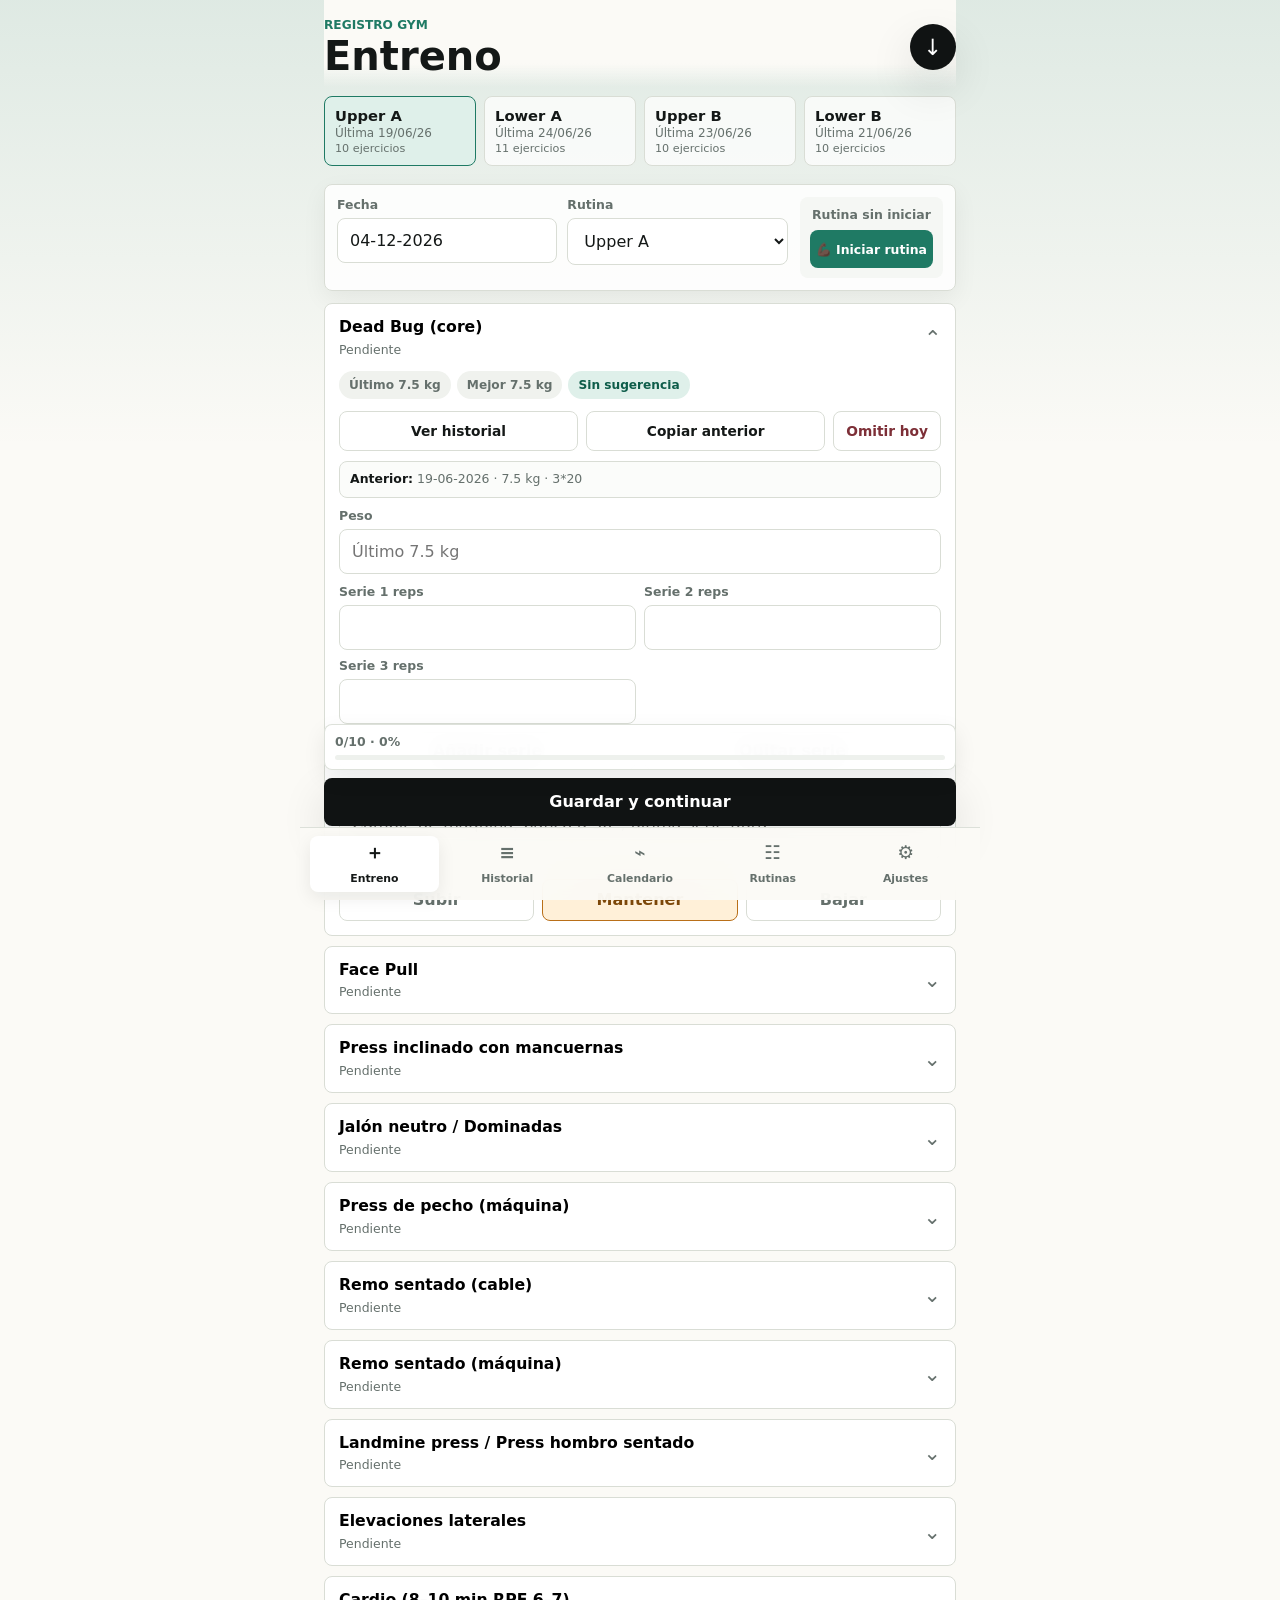
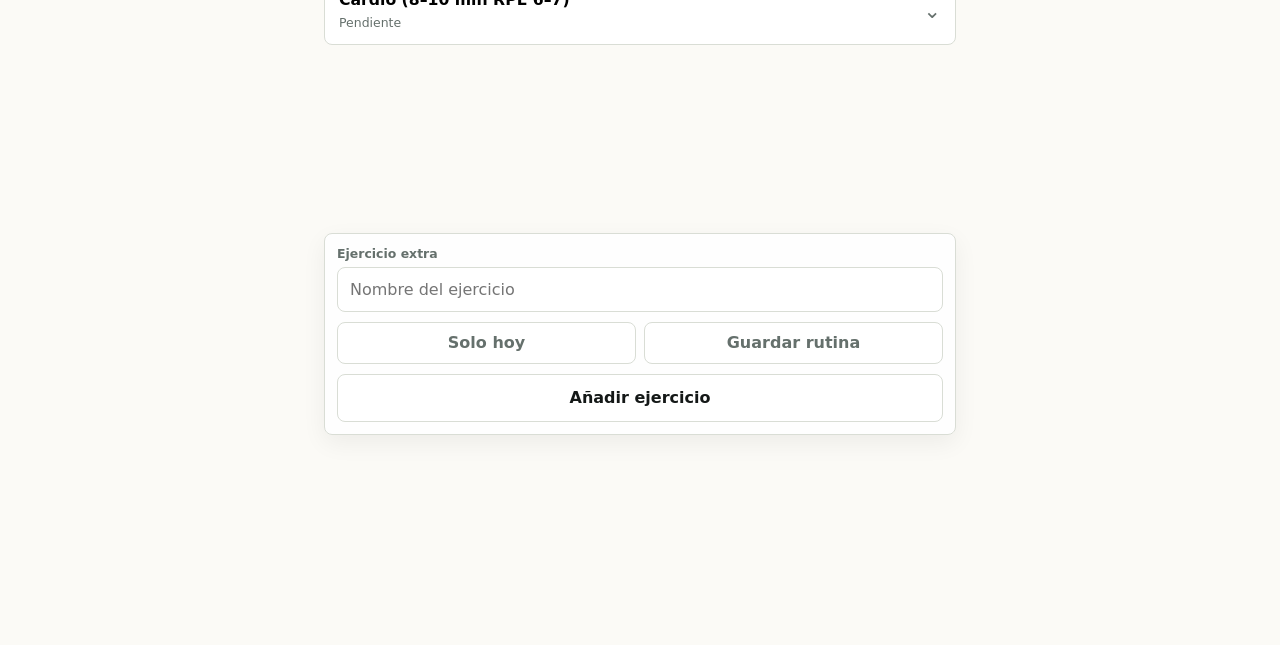
<file: index.html>
<!doctype html>
<html lang="es">
  <head>
    <meta charset="utf-8" />
    <meta name="viewport" content="width=device-width, initial-scale=1, viewport-fit=cover" />
    <meta name="theme-color" content="#101313" />
    <title>Registro Gym</title>
    <link rel="manifest" href="./manifest.webmanifest" />
    <link rel="stylesheet" href="./styles.css?v=20261109-calendar-plans" />
  </head>
  <body>
    <div class="app-shell">
      <header class="topbar">
        <div>
          <p class="eyebrow">Registro Gym</p>
          <h1 id="screenTitle">Entreno</h1>
        </div>
        <button class="icon-button" id="exportCsvButton" type="button" aria-label="Exportar CSV" title="Exportar CSV">
          <span aria-hidden="true">↓</span>
        </button>
      </header>

      <main>
        <section class="view is-active" id="workoutView" aria-labelledby="workoutTab">
          <div class="routine-strip" id="routineStrip"></div>

          <section class="session-panel">
            <div class="session-meta">
              <label>
                <span>Fecha</span>
                <input id="sessionDate" type="text" readonly aria-label="Fecha automática del entreno" />
              </label>
              <label>
                <span>Rutina</span>
                <select id="routineSelect"></select>
              </label>
            </div>
            <div class="session-start-panel" id="sessionStartPanel">
              <span id="sessionStartStatus">Rutina sin iniciar</span>
              <button class="start-session-button" id="startSessionButton" type="button">💪🏿 Iniciar rutina</button>
            </div>
          </section>

          <section class="long-session-alert" id="longSessionAlert" hidden>
            <strong>Sesión activa desde hace más de 70 min.</strong>
            <span>Revisa si quieres guardar y terminar esta rutina.</span>
            <div>
              <button class="secondary-button" id="longSessionFinishButton" type="button">Guardar y terminar</button>
              <button class="secondary-button" id="longSessionContinueButton" type="button">Seguir entrenando</button>
            </div>
          </section>

          <div class="exercise-list" id="exerciseList"></div>

          <section class="add-exercise-panel">
            <label>
              <span>Ejercicio extra</span>
              <input id="sessionExerciseInput" placeholder="Nombre del ejercicio" />
            </label>
            <div class="add-mode-row">
              <button class="decision-button is-selected" id="addForTodayButton" type="button">Solo hoy</button>
              <button class="decision-button" id="addToRoutineButton" type="button">Guardar rutina</button>
            </div>
            <button class="secondary-button" id="addSessionExerciseButton" type="button">Añadir ejercicio</button>
          </section>

          <div class="sticky-actions">
            <div class="sticky-progress" aria-live="polite">
              <div class="sticky-progress-meta">
                <span id="stickyProgressText">0/0 · 0%</span>
              </div>
              <div class="sticky-progress-track" aria-hidden="true">
                <span id="stickyProgressFill"></span>
              </div>
            </div>
            <button class="primary-button" id="saveProgressButton" type="button">Guardar y continuar</button>
            <button class="secondary-button finish-button" id="finishSessionButton" type="button" hidden>Guardar y terminar</button>
          </div>
        </section>

        <section class="view" id="historyView" aria-labelledby="historyTab">
          <div class="search-row">
            <input id="historySearch" type="search" placeholder="Buscar ejercicio o rutina" />
          </div>
          <div class="history-list" id="historyList"></div>
        </section>

        <section class="view" id="progressView" aria-labelledby="progressTab">
          <section class="calendar-panel">
            <div class="calendar-toolbar">
              <button class="small-icon-button" id="prevMonthButton" type="button" aria-label="Mes anterior" title="Mes anterior">‹</button>
              <label>
                <span>Mes</span>
                <input id="calendarMonthInput" type="month" />
              </label>
              <button class="small-icon-button" id="nextMonthButton" type="button" aria-label="Mes siguiente" title="Mes siguiente">›</button>
            </div>
            <div class="calendar-grid" id="calendarGrid" aria-label="Calendario mensual"></div>
            <div class="calendar-legend" aria-label="Leyenda del calendario">
              <span><b class="calendar-marker marker-done">✓</b> Realizado</span>
              <span><b class="calendar-marker marker-train">E</b> Entreno previsto</span>
              <span><b class="calendar-marker marker-rest">D</b> Descanso previsto</span>
            </div>
            <fieldset class="calendar-plan-panel" id="calendarPlanPanel" hidden>
              <legend id="calendarPlanDate">Plan del día</legend>
              <div class="calendar-plan-options">
                <label><input type="radio" name="calendarPlan" value="none" /><span>Sin plan</span></label>
                <label><input type="radio" name="calendarPlan" value="train" /><span>Entreno</span></label>
                <label><input type="radio" name="calendarPlan" value="rest" /><span>Descanso</span></label>
              </div>
            </fieldset>
          </section>
          <section class="calendar-add-panel" id="calendarFreeWorkoutPanel">
            <h2>Registro suelto</h2>
            <div class="free-workout-grid">
              <label>
                <span>Fecha</span>
                <input id="freeWorkoutDate" type="date" />
              </label>
              <label>
                <span>Entreno</span>
                <input id="freeWorkoutName" placeholder="Ej. Cardio suave, movilidad, paseo largo..." />
              </label>
            </div>
            <label>
              <span>Descripción breve</span>
              <textarea id="freeWorkoutNotes" rows="3" placeholder="Qué hiciste, sensaciones, duración aproximada..."></textarea>
            </label>
            <button class="secondary-button" id="saveFreeWorkoutButton" type="button">Añadir registro</button>
          </section>
          <div class="month-workout-list" id="monthWorkoutList"></div>
        </section>

        <section class="view" id="routinesView" aria-labelledby="routinesTab">
          <section class="settings-panel">
            <h2>Nueva rutina</h2>
            <div class="routine-create-row">
              <input id="newRoutineInput" placeholder="Nombre de rutina" />
              <button class="secondary-button" id="createRoutineButton" type="button">Crear</button>
            </div>
          </section>
          <div class="routine-manager-list" id="routineManagerList"></div>
        </section>

        <section class="view" id="settingsView" aria-labelledby="settingsTab">
          <section class="settings-panel">
            <h2>Datos</h2>
            <p>La app guarda todo en este navegador. Puedes sacar copia o restaurarla cuando cambies de móvil.</p>
            <div class="settings-actions">
              <button class="secondary-button" id="exportJsonButton" type="button">Exportar copia</button>
              <label class="file-button">
                Importar copia
                <input id="importJsonInput" type="file" accept="application/json" />
              </label>
            </div>
          </section>
          <section class="settings-panel">
            <h2>Progresión</h2>
            <p>Marca “subir” cuando completes el rango con buena técnica. La siguiente vez verás una sugerencia automática.</p>
            <div class="progression-grid">
              <label>
                <span>Subida mancuernas</span>
                <input id="dumbbellStep" inputmode="decimal" />
              </label>
              <label>
                <span>Subida máquina/barra</span>
                <input id="machineStep" inputmode="decimal" />
              </label>
            </div>
          </section>
          <section class="settings-panel">
            <h2>Email resumen</h2>
            <p>Después de guardar en este navegador, la app puede abrir un correo ya preparado para enviártelo.</p>
            <label class="toggle-row">
              <input id="emailSummaryEnabled" type="checkbox" />
              <span>Abrir email resumen al guardar</span>
            </label>
          </section>
        </section>
      </main>

      <nav class="tabbar" aria-label="Navegación principal">
        <button class="tab is-active" id="workoutTab" data-view="workoutView" type="button">
          <span aria-hidden="true">＋</span>
          <span>Entreno</span>
        </button>
        <button class="tab" id="historyTab" data-view="historyView" type="button">
          <span aria-hidden="true">≡</span>
          <span>Historial</span>
        </button>
        <button class="tab" id="progressTab" data-view="progressView" type="button">
          <span aria-hidden="true">⌁</span>
          <span>Calendario</span>
        </button>
        <button class="tab" id="routinesTab" data-view="routinesView" type="button">
          <span aria-hidden="true">☷</span>
          <span>Rutinas</span>
        </button>
        <button class="tab" id="settingsTab" data-view="settingsView" type="button">
          <span aria-hidden="true">⚙</span>
          <span>Ajustes</span>
        </button>
      </nav>
    </div>

    <template id="exerciseCardTemplate">
      <article class="exercise-card">
        <button class="exercise-head" type="button">
          <span>
            <strong class="exercise-name"></strong>
            <small class="exercise-stats"></small>
          </span>
          <span class="chevron" aria-hidden="true">⌄</span>
        </button>
        <div class="exercise-body">
          <div class="quick-stats">
            <span class="pill last-pill"></span>
            <span class="pill best-pill"></span>
            <span class="pill suggest-pill"></span>
          </div>
          <div class="exercise-actions">
            <button class="history-button" type="button">Ver historial</button>
            <button class="copy-previous-button" type="button">Copiar anterior</button>
            <button class="skip-exercise-button" type="button">Omitir hoy</button>
          </div>
          <div class="previous-summary"></div>
          <div class="set-grid">
            <label>
              <span>Peso</span>
              <input class="weight-input" inputmode="decimal" placeholder="kg" />
            </label>
          </div>
          <div class="sets-panel">
            <div class="sets-list"></div>
            <div class="sets-actions">
              <button class="small-action-button add-set-button" type="button">Añadir serie</button>
              <button class="small-action-button remove-set-button" type="button">Quitar serie</button>
            </div>
          </div>
          <div class="legacy-reps"></div>
          <label class="notes-field">
            <span>Notas del ejercicio</span>
            <textarea class="notes-input" rows="2" placeholder="Cambié de máquina, banco a 30°, última serie dura..."></textarea>
          </label>
          <div class="decision-row">
            <button class="decision-button" data-decision="progress" type="button">Subir</button>
            <button class="decision-button" data-decision="hold" type="button">Mantener</button>
            <button class="decision-button" data-decision="deload" type="button">Bajar</button>
          </div>
        </div>
      </article>
    </template>

    <div class="toast" id="toast" role="status" aria-live="polite"></div>
    <div class="modal" id="exerciseModal" aria-hidden="true">
      <div class="modal-backdrop" data-close-modal></div>
      <section class="modal-sheet" role="dialog" aria-modal="true" aria-labelledby="modalTitle">
        <header class="modal-head">
          <div>
            <p class="eyebrow">Historial</p>
            <h2 id="modalTitle"></h2>
          </div>
          <button class="icon-button modal-close" type="button" data-close-modal aria-label="Cerrar" title="Cerrar">×</button>
        </header>
        <div class="exercise-timeline" id="exerciseTimeline"></div>
      </section>
    </div>
    <script src="./seed-history.js?v=20260814-freeform-calendar"></script>
    <script src="./app.js?v=20261109-calendar-plans"></script>
  </body>
</html>
</file>
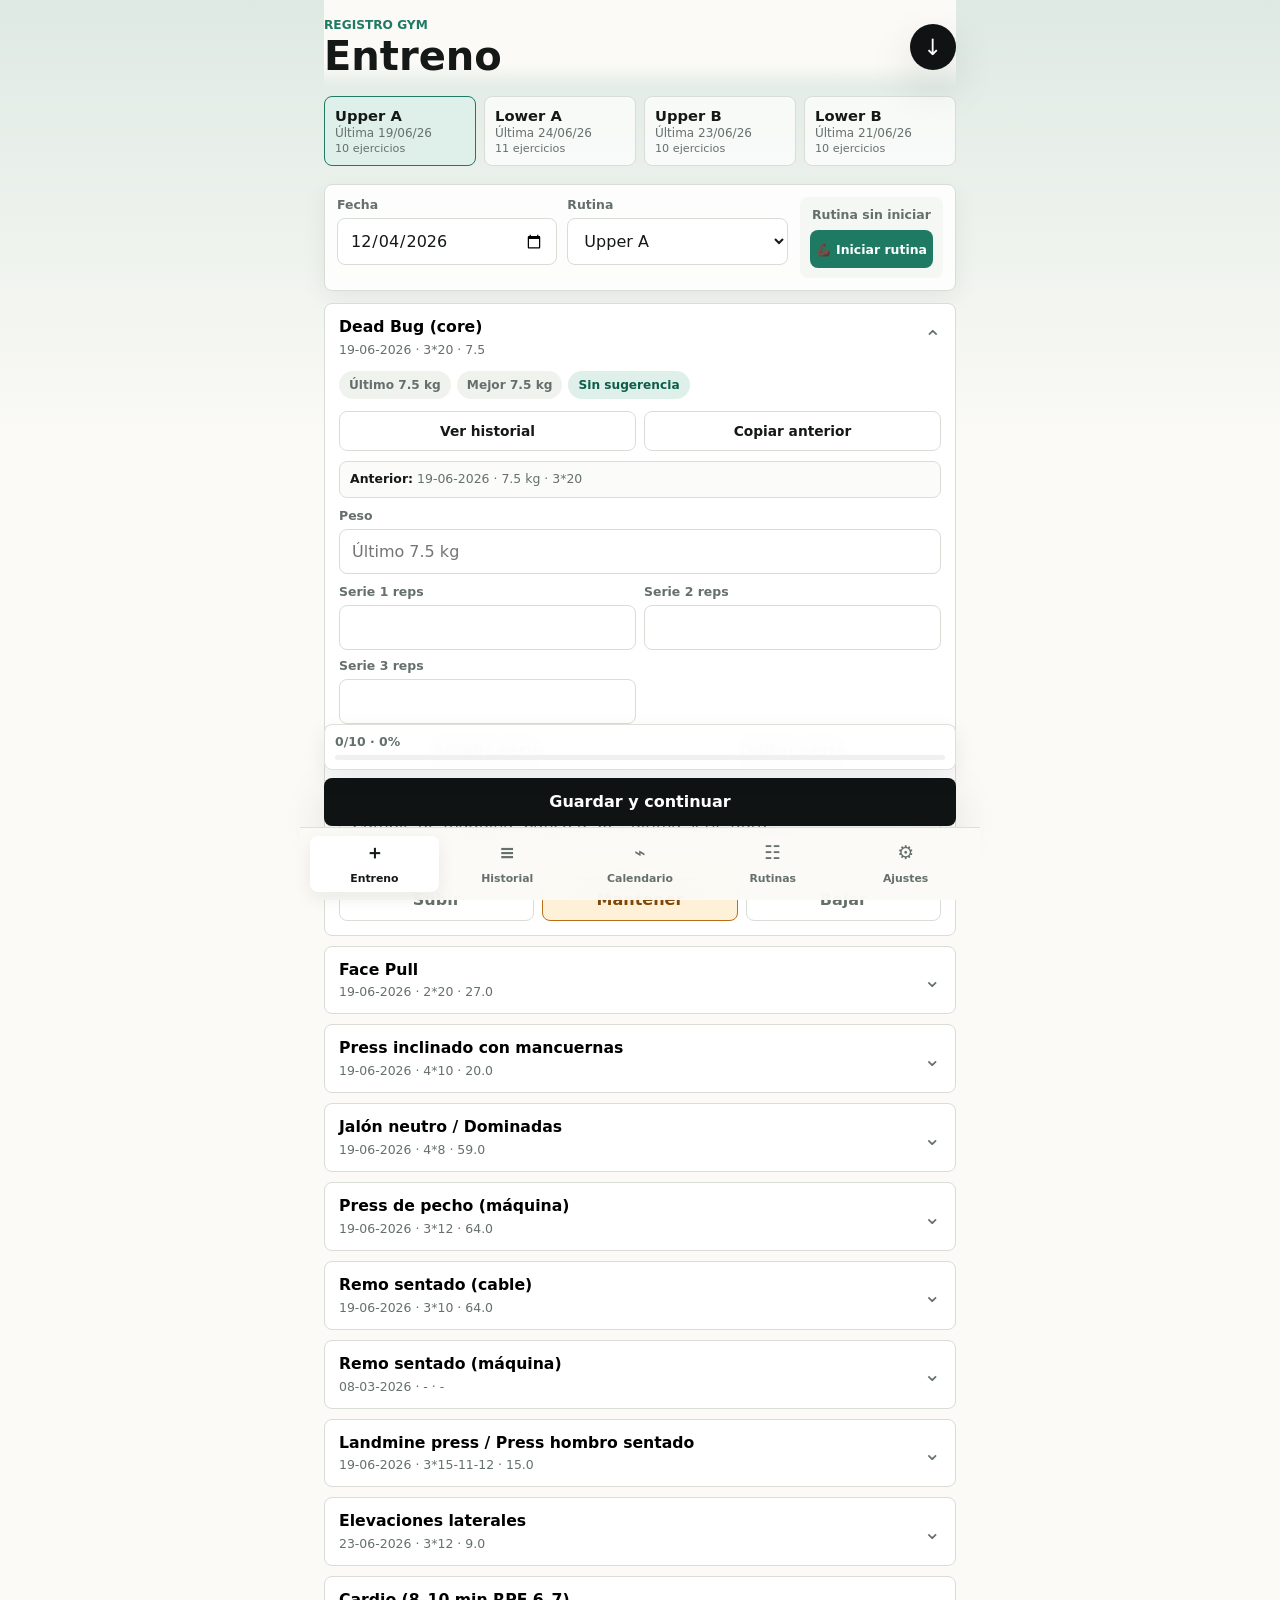
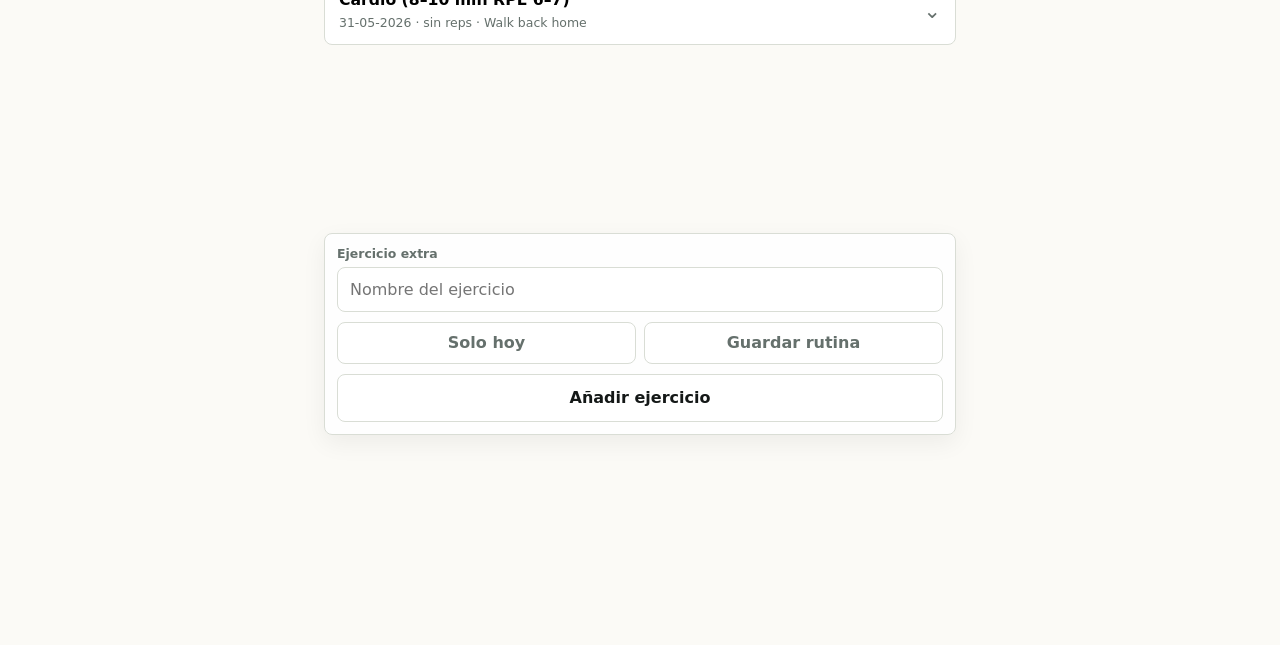
<file: preview/save-flow-responsive/index.html>
<!doctype html>
<html lang="es">
  <head>
    <meta charset="utf-8" />
    <meta name="viewport" content="width=device-width, initial-scale=1, viewport-fit=cover" />
    <meta name="theme-color" content="#101313" />
    <title>Registro Gym</title>
    <link rel="manifest" href="./manifest.webmanifest" />
    <link rel="stylesheet" href="./styles.css?v=20260628-calendar-view" />
  </head>
  <body>
    <div class="app-shell">
      <header class="topbar">
        <div>
          <p class="eyebrow">Registro Gym</p>
          <h1 id="screenTitle">Entreno</h1>
        </div>
        <button class="icon-button" id="exportCsvButton" type="button" aria-label="Exportar CSV" title="Exportar CSV">
          <span aria-hidden="true">↓</span>
        </button>
      </header>

      <main>
        <section class="view is-active" id="workoutView" aria-labelledby="workoutTab">
          <div class="routine-strip" id="routineStrip"></div>

          <section class="session-panel">
            <div class="session-meta">
              <label>
                <span>Fecha</span>
                <input id="sessionDate" type="date" />
              </label>
              <label>
                <span>Rutina</span>
                <select id="routineSelect"></select>
              </label>
            </div>
            <div class="session-start-panel" id="sessionStartPanel">
              <span id="sessionStartStatus">Rutina sin iniciar</span>
              <button class="start-session-button" id="startSessionButton" type="button">💪🏿 Iniciar rutina</button>
            </div>
          </section>

          <section class="long-session-alert" id="longSessionAlert" hidden>
            <strong>Sesión activa desde hace más de 70 min.</strong>
            <span>Revisa si quieres guardar y terminar esta rutina.</span>
            <div>
              <button class="secondary-button" id="longSessionFinishButton" type="button">Guardar y terminar</button>
              <button class="secondary-button" id="longSessionContinueButton" type="button">Seguir entrenando</button>
            </div>
          </section>

          <div class="exercise-list" id="exerciseList"></div>

          <section class="add-exercise-panel">
            <label>
              <span>Ejercicio extra</span>
              <input id="sessionExerciseInput" placeholder="Nombre del ejercicio" />
            </label>
            <div class="add-mode-row">
              <button class="decision-button is-selected" id="addForTodayButton" type="button">Solo hoy</button>
              <button class="decision-button" id="addToRoutineButton" type="button">Guardar rutina</button>
            </div>
            <button class="secondary-button" id="addSessionExerciseButton" type="button">Añadir ejercicio</button>
          </section>

          <div class="sticky-actions">
            <div class="sticky-progress" aria-live="polite">
              <div class="sticky-progress-meta">
                <span id="stickyProgressText">0/0 · 0%</span>
              </div>
              <div class="sticky-progress-track" aria-hidden="true">
                <span id="stickyProgressFill"></span>
              </div>
            </div>
            <button class="primary-button" id="saveProgressButton" type="button">Guardar y continuar</button>
            <button class="secondary-button finish-button" id="finishSessionButton" type="button" hidden>Guardar y terminar</button>
          </div>
        </section>

        <section class="view" id="historyView" aria-labelledby="historyTab">
          <div class="search-row">
            <input id="historySearch" type="search" placeholder="Buscar ejercicio o rutina" />
          </div>
          <div class="history-list" id="historyList"></div>
        </section>

        <section class="view" id="progressView" aria-labelledby="progressTab">
          <section class="calendar-panel">
            <div class="calendar-toolbar">
              <button class="small-icon-button" id="prevMonthButton" type="button" aria-label="Mes anterior" title="Mes anterior">‹</button>
              <label>
                <span>Mes</span>
                <input id="calendarMonthInput" type="month" />
              </label>
              <button class="small-icon-button" id="nextMonthButton" type="button" aria-label="Mes siguiente" title="Mes siguiente">›</button>
            </div>
            <div class="calendar-grid" id="calendarGrid" aria-label="Calendario mensual"></div>
          </section>
          <div class="month-workout-list" id="monthWorkoutList"></div>
        </section>

        <section class="view" id="routinesView" aria-labelledby="routinesTab">
          <section class="settings-panel">
            <h2>Nueva rutina</h2>
            <div class="routine-create-row">
              <input id="newRoutineInput" placeholder="Nombre de rutina" />
              <button class="secondary-button" id="createRoutineButton" type="button">Crear</button>
            </div>
          </section>
          <div class="routine-manager-list" id="routineManagerList"></div>
        </section>

        <section class="view" id="settingsView" aria-labelledby="settingsTab">
          <section class="settings-panel">
            <h2>Datos</h2>
            <p>La app guarda todo en este navegador. Puedes sacar copia o restaurarla cuando cambies de móvil.</p>
            <div class="settings-actions">
              <button class="secondary-button" id="exportJsonButton" type="button">Exportar copia</button>
              <label class="file-button">
                Importar copia
                <input id="importJsonInput" type="file" accept="application/json" />
              </label>
            </div>
          </section>
          <section class="settings-panel">
            <h2>Progresión</h2>
            <p>Marca “subir” cuando completes el rango con buena técnica. La siguiente vez verás una sugerencia automática.</p>
            <div class="progression-grid">
              <label>
                <span>Subida mancuernas</span>
                <input id="dumbbellStep" inputmode="decimal" />
              </label>
              <label>
                <span>Subida máquina/barra</span>
                <input id="machineStep" inputmode="decimal" />
              </label>
            </div>
          </section>
          <section class="settings-panel">
            <h2>Email resumen</h2>
            <p>Después de guardar en este navegador, la app puede abrir un correo ya preparado para enviártelo.</p>
            <label class="toggle-row">
              <input id="emailSummaryEnabled" type="checkbox" />
              <span>Abrir email resumen al guardar</span>
            </label>
          </section>
        </section>
      </main>

      <nav class="tabbar" aria-label="Navegación principal">
        <button class="tab is-active" id="workoutTab" data-view="workoutView" type="button">
          <span aria-hidden="true">＋</span>
          <span>Entreno</span>
        </button>
        <button class="tab" id="historyTab" data-view="historyView" type="button">
          <span aria-hidden="true">≡</span>
          <span>Historial</span>
        </button>
        <button class="tab" id="progressTab" data-view="progressView" type="button">
          <span aria-hidden="true">⌁</span>
          <span>Calendario</span>
        </button>
        <button class="tab" id="routinesTab" data-view="routinesView" type="button">
          <span aria-hidden="true">☷</span>
          <span>Rutinas</span>
        </button>
        <button class="tab" id="settingsTab" data-view="settingsView" type="button">
          <span aria-hidden="true">⚙</span>
          <span>Ajustes</span>
        </button>
      </nav>
    </div>

    <template id="exerciseCardTemplate">
      <article class="exercise-card">
        <button class="exercise-head" type="button">
          <span>
            <strong class="exercise-name"></strong>
            <small class="exercise-stats"></small>
          </span>
          <span class="chevron" aria-hidden="true">⌄</span>
        </button>
        <div class="exercise-body">
          <div class="quick-stats">
            <span class="pill last-pill"></span>
            <span class="pill best-pill"></span>
            <span class="pill suggest-pill"></span>
          </div>
          <div class="exercise-actions">
            <button class="history-button" type="button">Ver historial</button>
            <button class="copy-previous-button" type="button">Copiar anterior</button>
          </div>
          <div class="previous-summary"></div>
          <div class="set-grid">
            <label>
              <span>Peso</span>
              <input class="weight-input" inputmode="decimal" placeholder="kg" />
            </label>
          </div>
          <div class="sets-panel">
            <div class="sets-list"></div>
            <div class="sets-actions">
              <button class="small-action-button add-set-button" type="button">Añadir serie</button>
              <button class="small-action-button remove-set-button" type="button">Quitar serie</button>
            </div>
          </div>
          <div class="legacy-reps"></div>
          <label class="notes-field">
            <span>Notas del ejercicio</span>
            <textarea class="notes-input" rows="2" placeholder="Cambié de máquina, banco a 30°, última serie dura..."></textarea>
          </label>
          <div class="decision-row">
            <button class="decision-button" data-decision="progress" type="button">Subir</button>
            <button class="decision-button" data-decision="hold" type="button">Mantener</button>
            <button class="decision-button" data-decision="deload" type="button">Bajar</button>
          </div>
        </div>
      </article>
    </template>

    <div class="toast" id="toast" role="status" aria-live="polite"></div>
    <div class="modal" id="exerciseModal" aria-hidden="true">
      <div class="modal-backdrop" data-close-modal></div>
      <section class="modal-sheet" role="dialog" aria-modal="true" aria-labelledby="modalTitle">
        <header class="modal-head">
          <div>
            <p class="eyebrow">Historial</p>
            <h2 id="modalTitle"></h2>
          </div>
          <button class="icon-button modal-close" type="button" data-close-modal aria-label="Cerrar" title="Cerrar">×</button>
        </header>
        <div class="exercise-timeline" id="exerciseTimeline"></div>
      </section>
    </div>
    <script src="./seed-history.js?v=20260628-mailto-fix"></script>
    <script src="./app.js?v=20260628-calendar-view"></script>
  </body>
</html>
</file>
<file: styles.css>
:root {
  color-scheme: light;
  --ink: #141817;
  --muted: #65706c;
  --line: #d9ddd5;
  --paper: #fbfaf6;
  --surface: #ffffff;
  --dark: #101313;
  --accent: #1f7a64;
  --accent-soft: #dff0ea;
  --amber: #b96f18;
  --rose: #b34b55;
  --shadow: 0 18px 45px rgba(19, 24, 23, 0.12);
  font-family: Inter, ui-sans-serif, system-ui, -apple-system, BlinkMacSystemFont, "Segoe UI", sans-serif;
}

* {
  box-sizing: border-box;
}

html {
  min-height: 100%;
  background: var(--paper);
}

body {
  min-height: 100%;
  margin: 0;
  color: var(--ink);
  background:
    linear-gradient(180deg, rgba(31, 122, 100, 0.13), transparent 28rem),
    var(--paper);
}

body.modal-open {
  overflow: hidden;
}

button,
input,
select,
textarea {
  font: inherit;
}

button {
  cursor: pointer;
}

.app-shell {
  width: min(100%, 680px);
  min-height: 100vh;
  margin: 0 auto;
  padding: env(safe-area-inset-top) 16px calc(92px + env(safe-area-inset-bottom));
}

.topbar {
  position: sticky;
  top: 0;
  z-index: 8;
  display: flex;
  align-items: center;
  justify-content: space-between;
  gap: 16px;
  padding: 18px 0 12px;
  background: linear-gradient(180deg, var(--paper) 72%, rgba(244, 241, 235, 0));
}

.eyebrow {
  margin: 0 0 4px;
  color: var(--accent);
  font-size: 0.76rem;
  font-weight: 800;
  letter-spacing: 0;
  text-transform: uppercase;
}

h1,
h2,
p {
  margin-top: 0;
}

h1 {
  margin-bottom: 0;
  font-size: clamp(1.75rem, 8vw, 2.5rem);
  line-height: 1;
  letter-spacing: 0;
}

h2 {
  font-size: 1rem;
  margin-bottom: 8px;
}

.icon-button {
  display: grid;
  width: 46px;
  height: 46px;
  place-items: center;
  border: 0;
  border-radius: 50%;
  color: #fff;
  background: var(--dark);
  box-shadow: var(--shadow);
  font-size: 1.4rem;
}

.view {
  display: none;
}

.view.is-active {
  display: block;
}

.routine-strip {
  display: grid;
  grid-auto-flow: column;
  grid-auto-columns: minmax(132px, 1fr);
  gap: 8px;
  margin: 8px -16px 14px;
  padding: 0 16px 4px;
  overflow-x: auto;
  scrollbar-width: none;
}

.routine-chip {
  min-height: 70px;
  border: 1px solid var(--line);
  border-radius: 8px;
  padding: 9px 10px;
  color: var(--muted);
  background: rgba(255, 255, 255, 0.72);
  text-align: left;
}

.routine-chip strong,
.routine-chip span,
.routine-chip small {
  display: block;
}

.routine-chip strong {
  color: var(--ink);
  font-size: 0.92rem;
}

.routine-chip span {
  margin-top: 2px;
  font-size: 0.75rem;
}

.routine-chip small {
  margin-top: 2px;
  color: var(--muted);
  font-size: 0.7rem;
}

.routine-chip.is-active {
  border-color: var(--accent);
  background: var(--accent-soft);
}

.session-panel,
.calendar-panel,
.settings-panel,
.add-exercise-panel,
.routine-manager-card {
  border: 1px solid var(--line);
  border-radius: 8px;
  background: rgba(255, 255, 255, 0.86);
  box-shadow: 0 8px 24px rgba(19, 24, 23, 0.06);
}

.session-panel {
  display: grid;
  grid-template-columns: 1fr auto;
  gap: 12px;
  align-items: stretch;
  margin-bottom: 12px;
  padding: 12px;
}

.session-meta,
.progression-grid {
  display: grid;
  grid-template-columns: 1fr 1fr;
  gap: 10px;
}

.session-meta {
  grid-template-columns: 1fr 1fr;
}

label span {
  display: block;
  margin-bottom: 6px;
  color: var(--muted);
  font-size: 0.78rem;
  font-weight: 700;
}

input,
select,
textarea {
  width: 100%;
  max-width: 100%;
  box-sizing: border-box;
  border: 1px solid var(--line);
  border-radius: 8px;
  padding: 12px;
  color: var(--ink);
  background: #fff;
  outline: none;
}

textarea {
  resize: vertical;
}

input:focus,
select:focus,
textarea:focus {
  border-color: var(--accent);
  box-shadow: 0 0 0 3px rgba(31, 122, 100, 0.14);
}

.session-start-panel {
  display: grid;
  min-width: 138px;
  align-content: center;
  gap: 8px;
  border-radius: 8px;
  padding: 10px;
  color: var(--muted);
  background: #f5f7f4;
  text-align: center;
  font-size: 0.78rem;
  font-weight: 850;
}

.session-start-panel.is-started {
  color: #0e5d4a;
  background: var(--accent-soft);
}

.start-session-button {
  min-height: 38px;
  border: 0;
  border-radius: 8px;
  color: #fff;
  background: var(--accent);
  font-weight: 900;
}

.long-session-alert {
  display: grid;
  gap: 8px;
  margin: -4px 0 12px;
  border: 1px solid #f0c46d;
  border-radius: 8px;
  padding: 10px;
  color: #6f4308;
  background: #fff8e8;
  font-size: 0.82rem;
}

.long-session-alert[hidden] {
  display: none;
}

.long-session-alert div {
  display: grid;
  grid-template-columns: 1fr 1fr;
  gap: 8px;
}

.exercise-list,
.history-list,
.metric-list,
.routine-manager-list {
  display: grid;
  gap: 10px;
}

#workoutView .exercise-list {
  padding-bottom: clamp(8rem, 20vh, 11rem);
}

.exercise-card {
  border: 1px solid var(--line);
  border-radius: 8px;
  overflow: hidden;
  background: var(--surface);
}

.exercise-card.is-complete {
  border-color: #1f7a64;
  background: #f2fbf6;
  box-shadow: 0 8px 24px rgba(31, 122, 100, 0.12);
}

.exercise-card.is-complete .exercise-head {
  background: #dff0ea;
}

.exercise-card.is-complete .exercise-name::after {
  content: " ✓";
  color: #0e5d4a;
}

.exercise-card.is-complete .exercise-stats {
  color: #0e5d4a;
  font-weight: 800;
}

.exercise-stats .complete-label {
  color: #0e5d4a;
}

.exercise-stats .status-badge {
  display: inline-flex;
  margin: 3px 4px 0;
  vertical-align: middle;
}

.exercise-head {
  display: flex;
  width: 100%;
  align-items: center;
  justify-content: space-between;
  gap: 14px;
  border: 0;
  padding: 14px;
  background: transparent;
  text-align: left;
}

.exercise-name,
.exercise-stats {
  display: block;
}

.exercise-name {
  font-size: 0.98rem;
  line-height: 1.2;
}

.exercise-stats {
  margin-top: 5px;
  color: var(--muted);
  font-size: 0.78rem;
}

.chevron {
  flex: 0 0 auto;
  color: var(--muted);
  font-size: 1.3rem;
}

.exercise-card.is-open .chevron {
  transform: rotate(180deg);
}

.exercise-body {
  display: none;
  padding: 0 14px 14px;
}

.exercise-card.is-open .exercise-body {
  display: block;
}

.quick-stats {
  display: flex;
  flex-wrap: wrap;
  gap: 6px;
  margin-bottom: 12px;
}

.exercise-actions {
  display: grid;
  grid-template-columns: 1fr 1fr auto;
  gap: 8px;
  margin-bottom: 10px;
}

.history-button,
.copy-previous-button,
.skip-exercise-button {
  display: inline-flex;
  width: 100%;
  min-height: 40px;
  align-items: center;
  justify-content: center;
  border: 1px solid var(--line);
  border-radius: 8px;
  color: var(--ink);
  background: #fff;
  font-size: 0.86rem;
  font-weight: 850;
}

.skip-exercise-button {
  width: auto;
  padding: 0 12px;
  color: #7d2f37;
}

.copy-previous-button:disabled {
  color: #9aa29e;
  background: #f2f4f1;
}

.previous-summary,
.legacy-reps {
  margin-bottom: 10px;
  border: 1px solid var(--line);
  border-radius: 8px;
  padding: 9px 10px;
  color: var(--muted);
  background: #fbfcfa;
  font-size: 0.78rem;
  line-height: 1.35;
}

.previous-summary strong,
.legacy-reps strong {
  color: var(--ink);
}

.previous-summary small {
  display: block;
  margin-top: 4px;
}

.pill {
  border-radius: 999px;
  padding: 7px 10px;
  color: var(--muted);
  background: #f0f2ee;
  font-size: 0.76rem;
  font-weight: 700;
}

.suggest-pill {
  color: #0e5d4a;
  background: var(--accent-soft);
}

.set-grid {
  display: grid;
  grid-template-columns: 1fr;
  gap: 10px;
}

.sets-panel {
  display: grid;
  gap: 8px;
  margin-top: 10px;
}

.sets-list {
  display: grid;
  grid-template-columns: repeat(2, minmax(0, 1fr));
  gap: 8px;
}

.set-reps-row {
  min-width: 0;
}

.sets-actions {
  display: grid;
  grid-template-columns: 1fr 1fr;
  gap: 8px;
}

.small-action-button {
  min-height: 38px;
  border: 1px solid var(--line);
  border-radius: 8px;
  color: var(--ink);
  background: #fff;
  font-weight: 800;
}

.small-action-button:disabled {
  color: #9aa29e;
  background: #f2f4f1;
}

.notes-field {
  display: block;
  margin-top: 10px;
}

.decision-row {
  display: grid;
  grid-template-columns: repeat(3, 1fr);
  gap: 8px;
  margin-top: 10px;
}

.add-exercise-panel {
  display: grid;
  gap: 10px;
  margin-top: 12px;
  padding: 12px;
}

.add-mode-row {
  display: grid;
  grid-template-columns: 1fr 1fr;
  gap: 8px;
}

.decision-button {
  min-height: 42px;
  border: 1px solid var(--line);
  border-radius: 8px;
  color: var(--muted);
  background: #fff;
  font-weight: 800;
}

.decision-button.is-selected[data-decision="progress"] {
  border-color: var(--accent);
  color: #0e5d4a;
  background: var(--accent-soft);
}

.decision-button.is-selected[data-decision="hold"] {
  border-color: var(--amber);
  color: #7c4708;
  background: #fff0d8;
}

.decision-button.is-selected[data-decision="deload"] {
  border-color: var(--rose);
  color: #7d2f37;
  background: #ffe5e8;
}

.sticky-actions {
  position: sticky;
  bottom: calc(74px + env(safe-area-inset-bottom));
  z-index: 5;
  display: grid;
  gap: 8px;
  margin-top: 16px;
}

.sticky-progress {
  display: grid;
  gap: 6px;
  border: 1px solid rgba(217, 221, 213, 0.88);
  border-radius: 8px;
  padding: 9px 10px;
  background: rgba(255, 255, 255, 0.94);
  box-shadow: 0 8px 22px rgba(19, 24, 23, 0.08);
  backdrop-filter: blur(14px);
}

.sticky-progress-meta {
  display: flex;
  align-items: center;
  justify-content: space-between;
  color: var(--muted);
  font-size: 0.78rem;
  font-weight: 850;
}

.sticky-progress-track {
  height: 5px;
  border-radius: 999px;
  background: #eef1ed;
  overflow: hidden;
}

.sticky-progress-track span {
  display: block;
  width: 0%;
  height: 100%;
  border-radius: inherit;
  background: var(--accent);
  transition: width 180ms ease;
}

.primary-button,
.secondary-button,
.file-button {
  display: inline-flex;
  min-height: 48px;
  align-items: center;
  justify-content: center;
  border-radius: 8px;
  padding: 0 16px;
  font-weight: 850;
}

.primary-button {
  width: 100%;
  border: 0;
  color: #fff;
  background: var(--dark);
  box-shadow: var(--shadow);
}

.finish-button[hidden] {
  display: none;
}

.secondary-button,
.file-button {
  border: 1px solid var(--line);
  color: var(--ink);
  background: #fff;
}

.search-row {
  margin-bottom: 12px;
}

.history-item {
  border: 1px solid var(--line);
  border-radius: 8px;
  padding: 12px;
  background: var(--surface);
}

.history-top {
  display: flex;
  align-items: flex-start;
  justify-content: space-between;
  gap: 12px;
}

.history-top strong {
  display: block;
  line-height: 1.2;
}

.history-top small,
.history-detail {
  color: var(--muted);
  font-size: 0.8rem;
}

.history-detail {
  margin-top: 8px;
}

.history-actions {
  display: inline-flex;
  flex: 0 0 auto;
  align-items: center;
  gap: 6px;
}

.history-delete-button {
  width: 30px;
  height: 30px;
  color: #7d2f37;
}

.status-badge {
  flex: 0 0 auto;
  border-radius: 999px;
  padding: 5px 8px;
  background: #f0f2ee;
  font-size: 0.72rem;
  font-weight: 800;
}

.status-progress {
  color: #0e5d4a;
  background: var(--accent-soft);
}

.status-hold {
  color: #7c4708;
  background: #fff0d8;
}

.status-deload {
  color: #7d2f37;
  background: #ffe5e8;
}

.calendar-panel,
.settings-panel {
  display: grid;
  gap: 10px;
  margin-bottom: 12px;
  padding: 12px;
}

.calendar-toolbar {
  display: grid;
  grid-template-columns: auto minmax(0, 1fr) auto;
  gap: 8px;
  align-items: end;
}

.calendar-grid {
  display: grid;
  grid-template-columns: repeat(7, minmax(0, 1fr));
  gap: 6px;
}

.calendar-weekday {
  color: var(--muted);
  font-size: 0.72rem;
  font-weight: 900;
  text-align: center;
}

.calendar-day {
  display: grid;
  min-width: 0;
  aspect-ratio: 1;
  place-items: center;
  border: 1px solid var(--line);
  border-radius: 8px;
  color: var(--ink);
  background: #fff;
  font-size: 0.82rem;
  font-weight: 850;
  grid-template-rows: 1fr auto;
  padding: 3px 0;
}

button.calendar-day {
  cursor: pointer;
}

.calendar-day.is-empty {
  border-color: transparent;
  background: transparent;
}

.calendar-day.is-planned-train {
  border-color: #4386b4;
  background: #eaf4fc;
}

.calendar-day.is-planned-rest {
  border-color: #bc8b3d;
  background: #fff5df;
}

.calendar-day.is-active {
  border-color: var(--accent);
  color: #0e5d4a;
  background: var(--accent-soft);
  box-shadow: inset 0 0 0 1px rgba(31, 122, 100, 0.18);
}

.calendar-day-markers {
  display: flex;
  justify-content: center;
  gap: 2px;
  min-height: 11px;
}

.calendar-marker {
  display: inline-grid;
  width: 12px;
  height: 11px;
  place-items: center;
  border-radius: 3px;
  font-size: 0.56rem;
  line-height: 1;
}

.marker-done { color: #fff; background: var(--accent); }
.marker-train { color: #fff; background: #286a9a; }
.marker-rest { color: #fff; background: #956112; }

.calendar-legend {
  display: flex;
  flex-wrap: wrap;
  gap: 6px 12px;
  color: var(--muted);
  font-size: 0.7rem;
}

.calendar-legend > span {
  display: inline-flex;
  align-items: center;
  gap: 4px;
}

.calendar-plan-panel {
  min-width: 0;
  margin: 4px 0 0;
  padding: 10px 0 0;
  border: 0;
  border-top: 1px solid var(--line);
}

.calendar-plan-panel legend {
  padding: 0 8px 0 0;
  color: var(--ink);
  font-size: 0.85rem;
  font-weight: 800;
}

.calendar-plan-options {
  display: grid;
  grid-template-columns: repeat(3, minmax(0, 1fr));
  gap: 6px;
}

.calendar-plan-options label {
  display: flex;
  flex-wrap: wrap;
  align-items: center;
  justify-content: center;
  gap: 5px;
  min-height: 44px;
  border: 1px solid var(--line);
  border-radius: 6px;
  padding: 5px;
  background: #fff;
}

.calendar-plan-options input { width: auto; margin: 0; padding: 0; accent-color: var(--accent); }
.calendar-plan-options label span { margin: 0; font-size: 0.75rem; }
.calendar-plan-options label:has(input:checked) { border-color: var(--ink); }
.calendar-plan-options label:has(input:disabled) { opacity: 0.5; }
.calendar-plan-panel[hidden],
.calendar-add-panel[hidden] { display: none; }

.calendar-day.is-selected {
  border-color: var(--dark);
  box-shadow: inset 0 0 0 2px var(--dark);
}

.calendar-add-panel {
  display: grid;
  gap: 10px;
  margin-bottom: 12px;
  border: 1px solid var(--line);
  border-radius: 8px;
  padding: 12px;
  background: rgba(255, 255, 255, 0.86);
  box-shadow: 0 8px 24px rgba(19, 24, 23, 0.06);
}

.calendar-add-panel h2 {
  margin: 0;
}

.free-workout-grid {
  display: grid;
  grid-template-columns: minmax(0, 0.8fr) minmax(0, 1.2fr);
  gap: 10px;
}

.month-workout-list {
  display: grid;
  gap: 8px;
}

.month-table,
.month-empty {
  border: 1px solid var(--line);
  border-radius: 8px;
  background: var(--surface);
}

.month-table {
  overflow: hidden;
}

.month-table-head,
.month-table-row {
  display: grid;
  grid-template-columns: minmax(92px, 0.68fr) minmax(0, 1fr) auto;
  gap: 10px;
  align-items: center;
  padding: 10px 12px;
}

.month-table-head {
  color: var(--muted);
  background: #f5f7f4;
  font-size: 0.78rem;
  font-weight: 900;
}

.month-table-row + .month-table-row {
  border-top: 1px solid var(--line);
}

.month-table-row span {
  color: var(--muted);
  font-size: 0.82rem;
}

.month-table-row strong {
  display: grid;
  gap: 3px;
  min-width: 0;
  overflow-wrap: anywhere;
  font-size: 0.9rem;
}

.month-table-row strong small {
  color: var(--muted);
  font-size: 0.76rem;
  font-weight: 700;
  line-height: 1.25;
}

.calendar-delete-button {
  width: 30px;
  height: 30px;
  color: #7d2f37;
}

.month-empty {
  padding: 14px;
  color: var(--muted);
  font-weight: 800;
  text-align: center;
}

.settings-panel p {
  margin-bottom: 4px;
  color: var(--muted);
  line-height: 1.45;
}

.settings-actions {
  display: grid;
  grid-template-columns: 1fr 1fr;
  gap: 10px;
}

.toggle-row {
  display: grid;
  grid-template-columns: auto 1fr;
  gap: 10px;
  align-items: center;
  border: 1px solid var(--line);
  border-radius: 8px;
  padding: 12px;
  background: #fff;
}

.toggle-row input {
  width: 20px;
  height: 20px;
}

.toggle-row span {
  margin: 0;
  color: var(--ink);
  font-size: 0.9rem;
}

.routine-create-row {
  display: grid;
  grid-template-columns: 1fr auto;
  gap: 10px;
}

.routine-manager-card {
  display: grid;
  gap: 10px;
  padding: 12px;
}

.routine-manager-head {
  display: grid;
  grid-template-columns: 1fr auto;
  gap: 8px;
  align-items: center;
}

.routine-exercise-list {
  display: grid;
  gap: 6px;
}

.routine-exercise-row {
  display: grid;
  grid-template-columns: minmax(0, 1fr) auto;
  gap: 8px;
  align-items: center;
  border: 1px solid var(--line);
  border-radius: 8px;
  padding: 8px 8px 8px 10px;
  background: #fff;
}

.routine-exercise-actions {
  display: flex;
  gap: 4px;
}

.routine-exercise-actions button:disabled {
  opacity: 0.35;
  cursor: default;
}

.routine-manager-card > select,
.routine-add-row input,
.routine-manager-head input {
  min-width: 0;
}

.routine-exercise-row span {
  min-width: 0;
  overflow-wrap: anywhere;
  font-size: 0.88rem;
  line-height: 1.25;
}

.small-icon-button {
  display: grid;
  width: 34px;
  height: 34px;
  place-items: center;
  border: 1px solid var(--line);
  border-radius: 8px;
  color: var(--muted);
  background: #fff;
  font-weight: 900;
}

.routine-add-row {
  display: grid;
  grid-template-columns: 1fr auto;
  gap: 8px;
}

.file-button input {
  display: none;
}

.tabbar {
  position: fixed;
  right: 0;
  bottom: 0;
  left: 0;
  z-index: 10;
  display: grid;
  grid-template-columns: repeat(5, 1fr);
  gap: 4px;
  width: min(100%, 680px);
  margin: 0 auto;
  padding: 8px 10px calc(8px + env(safe-area-inset-bottom));
  border-top: 1px solid rgba(217, 221, 213, 0.9);
  background: rgba(251, 250, 246, 0.94);
  backdrop-filter: blur(18px);
}

.tab {
  display: grid;
  min-width: 0;
  min-height: 56px;
  place-items: center;
  border: 0;
  border-radius: 8px;
  color: var(--muted);
  background: transparent;
  font-size: 0.68rem;
  font-weight: 800;
}

.tab span:first-child {
  font-size: 1.18rem;
  line-height: 1;
}

.tab.is-active {
  color: var(--ink);
  background: #fff;
  box-shadow: 0 6px 18px rgba(19, 24, 23, 0.08);
}

.toast {
  position: fixed;
  right: 16px;
  bottom: calc(90px + env(safe-area-inset-bottom));
  left: 16px;
  z-index: 20;
  display: none;
  max-width: 480px;
  margin: 0 auto;
  border-radius: 8px;
  padding: 12px 14px;
  color: #fff;
  background: var(--dark);
  box-shadow: var(--shadow);
  text-align: center;
  font-weight: 800;
}

.toast.is-visible {
  display: block;
}

.modal {
  position: fixed;
  inset: 0;
  z-index: 30;
  display: none;
}

.modal.is-open {
  display: block;
}

.modal-backdrop {
  position: absolute;
  inset: 0;
  background: rgba(16, 19, 19, 0.48);
}

.modal-sheet {
  position: absolute;
  right: 0;
  bottom: 0;
  left: 0;
  display: grid;
  grid-template-rows: auto 1fr;
  width: min(100%, 680px);
  max-height: min(78vh, 720px);
  margin: 0 auto;
  border-radius: 8px 8px 0 0;
  background: var(--paper);
  box-shadow: 0 -24px 60px rgba(16, 19, 19, 0.24);
  overflow: hidden;
}

.modal-head {
  display: flex;
  align-items: flex-start;
  justify-content: space-between;
  gap: 12px;
  padding: 16px;
  border-bottom: 1px solid var(--line);
  background: rgba(255, 255, 255, 0.84);
}

.modal-head h2 {
  margin-bottom: 0;
  font-size: 1.08rem;
  line-height: 1.2;
}

.modal-close {
  width: 42px;
  height: 42px;
  box-shadow: none;
  font-size: 1.35rem;
}

.exercise-timeline {
  display: grid;
  align-content: start;
  gap: 8px;
  padding: 12px 16px calc(18px + env(safe-area-inset-bottom));
  overflow-y: auto;
}

.timeline-row,
.timeline-empty {
  border: 1px solid var(--line);
  border-radius: 8px;
  background: var(--surface);
}

.timeline-row {
  display: grid;
  grid-template-columns: minmax(74px, 0.7fr) minmax(0, 1.4fr) auto;
  gap: 10px;
  align-items: start;
  padding: 12px;
}

.timeline-date strong,
.timeline-date span,
.timeline-main strong,
.timeline-main span,
.timeline-main small {
  display: block;
}

.timeline-date strong {
  font-size: 0.92rem;
}

.timeline-date span,
.timeline-main span,
.timeline-main small {
  color: var(--muted);
  font-size: 0.78rem;
  line-height: 1.25;
}

.timeline-main strong {
  margin-bottom: 3px;
  font-size: 1rem;
}

.timeline-main small {
  margin-top: 5px;
}

.timeline-empty {
  padding: 16px;
  color: var(--muted);
  text-align: center;
}

@media (min-width: 620px) {
  .app-shell {
    padding-right: 24px;
    padding-left: 24px;
  }

  .routine-strip {
    margin-right: -24px;
    margin-left: -24px;
    padding-right: 24px;
    padding-left: 24px;
  }
}

@media (max-width: 767px) {
  .session-panel {
    grid-template-columns: minmax(0, 1fr);
  }

  .session-meta {
    grid-template-columns: repeat(2, minmax(0, 1fr));
    min-width: 0;
  }

  .session-meta label,
  .session-meta input,
  .session-meta select {
    min-width: 0;
  }

  .session-start-panel {
    min-width: 0;
  }
}

@media (max-width: 390px) {
  .session-panel,
  .session-meta,
  .sets-list,
  .settings-actions,
  .progression-grid,
  .routine-create-row,
  .routine-manager-head,
  .routine-add-row {
    grid-template-columns: 1fr;
  }

  .session-start-panel,
  .free-workout-grid,
  .long-session-alert div {
    grid-template-columns: 1fr;
  }

  .timeline-row {
    grid-template-columns: 1fr;
  }

  .timeline-row .status-badge {
    justify-self: start;
  }
}
</file>
<file: preview/save-flow-responsive/styles.css>
:root {
  color-scheme: light;
  --ink: #141817;
  --muted: #65706c;
  --line: #d9ddd5;
  --paper: #fbfaf6;
  --surface: #ffffff;
  --dark: #101313;
  --accent: #1f7a64;
  --accent-soft: #dff0ea;
  --amber: #b96f18;
  --rose: #b34b55;
  --shadow: 0 18px 45px rgba(19, 24, 23, 0.12);
  font-family: Inter, ui-sans-serif, system-ui, -apple-system, BlinkMacSystemFont, "Segoe UI", sans-serif;
}

* {
  box-sizing: border-box;
}

html {
  min-height: 100%;
  background: var(--paper);
}

body {
  min-height: 100%;
  margin: 0;
  color: var(--ink);
  background:
    linear-gradient(180deg, rgba(31, 122, 100, 0.13), transparent 28rem),
    var(--paper);
}

body.modal-open {
  overflow: hidden;
}

button,
input,
select,
textarea {
  font: inherit;
}

button {
  cursor: pointer;
}

.app-shell {
  width: min(100%, 680px);
  min-height: 100vh;
  margin: 0 auto;
  padding: env(safe-area-inset-top) 16px calc(92px + env(safe-area-inset-bottom));
}

.topbar {
  position: sticky;
  top: 0;
  z-index: 8;
  display: flex;
  align-items: center;
  justify-content: space-between;
  gap: 16px;
  padding: 18px 0 12px;
  background: linear-gradient(180deg, var(--paper) 72%, rgba(244, 241, 235, 0));
}

.eyebrow {
  margin: 0 0 4px;
  color: var(--accent);
  font-size: 0.76rem;
  font-weight: 800;
  letter-spacing: 0;
  text-transform: uppercase;
}

h1,
h2,
p {
  margin-top: 0;
}

h1 {
  margin-bottom: 0;
  font-size: clamp(1.75rem, 8vw, 2.5rem);
  line-height: 1;
  letter-spacing: 0;
}

h2 {
  font-size: 1rem;
  margin-bottom: 8px;
}

.icon-button {
  display: grid;
  width: 46px;
  height: 46px;
  place-items: center;
  border: 0;
  border-radius: 50%;
  color: #fff;
  background: var(--dark);
  box-shadow: var(--shadow);
  font-size: 1.4rem;
}

.view {
  display: none;
}

.view.is-active {
  display: block;
}

.routine-strip {
  display: grid;
  grid-auto-flow: column;
  grid-auto-columns: minmax(132px, 1fr);
  gap: 8px;
  margin: 8px -16px 14px;
  padding: 0 16px 4px;
  overflow-x: auto;
  scrollbar-width: none;
}

.routine-chip {
  min-height: 70px;
  border: 1px solid var(--line);
  border-radius: 8px;
  padding: 9px 10px;
  color: var(--muted);
  background: rgba(255, 255, 255, 0.72);
  text-align: left;
}

.routine-chip strong,
.routine-chip span,
.routine-chip small {
  display: block;
}

.routine-chip strong {
  color: var(--ink);
  font-size: 0.92rem;
}

.routine-chip span {
  margin-top: 2px;
  font-size: 0.75rem;
}

.routine-chip small {
  margin-top: 2px;
  color: var(--muted);
  font-size: 0.7rem;
}

.routine-chip.is-active {
  border-color: var(--accent);
  background: var(--accent-soft);
}

.session-panel,
.calendar-panel,
.settings-panel,
.add-exercise-panel,
.routine-manager-card {
  border: 1px solid var(--line);
  border-radius: 8px;
  background: rgba(255, 255, 255, 0.86);
  box-shadow: 0 8px 24px rgba(19, 24, 23, 0.06);
}

.session-panel {
  display: grid;
  grid-template-columns: 1fr auto;
  gap: 12px;
  align-items: stretch;
  margin-bottom: 12px;
  padding: 12px;
}

.session-meta,
.progression-grid {
  display: grid;
  grid-template-columns: 1fr 1fr;
  gap: 10px;
}

.session-meta {
  grid-template-columns: 1fr 1fr;
}

label span {
  display: block;
  margin-bottom: 6px;
  color: var(--muted);
  font-size: 0.78rem;
  font-weight: 700;
}

input,
select,
textarea {
  width: 100%;
  max-width: 100%;
  box-sizing: border-box;
  border: 1px solid var(--line);
  border-radius: 8px;
  padding: 12px;
  color: var(--ink);
  background: #fff;
  outline: none;
}

textarea {
  resize: vertical;
}

input:focus,
select:focus,
textarea:focus {
  border-color: var(--accent);
  box-shadow: 0 0 0 3px rgba(31, 122, 100, 0.14);
}

.session-start-panel {
  display: grid;
  min-width: 138px;
  align-content: center;
  gap: 8px;
  border-radius: 8px;
  padding: 10px;
  color: var(--muted);
  background: #f5f7f4;
  text-align: center;
  font-size: 0.78rem;
  font-weight: 850;
}

.session-start-panel.is-started {
  color: #0e5d4a;
  background: var(--accent-soft);
}

.start-session-button {
  min-height: 38px;
  border: 0;
  border-radius: 8px;
  color: #fff;
  background: var(--accent);
  font-weight: 900;
}

.long-session-alert {
  display: grid;
  gap: 8px;
  margin: -4px 0 12px;
  border: 1px solid #f0c46d;
  border-radius: 8px;
  padding: 10px;
  color: #6f4308;
  background: #fff8e8;
  font-size: 0.82rem;
}

.long-session-alert[hidden] {
  display: none;
}

.long-session-alert div {
  display: grid;
  grid-template-columns: 1fr 1fr;
  gap: 8px;
}

.exercise-list,
.history-list,
.metric-list,
.routine-manager-list {
  display: grid;
  gap: 10px;
}

#workoutView .exercise-list {
  padding-bottom: clamp(8rem, 20vh, 11rem);
}

.exercise-card {
  border: 1px solid var(--line);
  border-radius: 8px;
  overflow: hidden;
  background: var(--surface);
}

.exercise-card.is-complete {
  border-color: #1f7a64;
  background: #f2fbf6;
  box-shadow: 0 8px 24px rgba(31, 122, 100, 0.12);
}

.exercise-card.is-complete .exercise-head {
  background: #dff0ea;
}

.exercise-card.is-complete .exercise-name::after {
  content: " ✓";
  color: #0e5d4a;
}

.exercise-card.is-complete .exercise-stats {
  color: #0e5d4a;
  font-weight: 800;
}

.exercise-stats .complete-label {
  color: #0e5d4a;
}

.exercise-stats .status-badge {
  display: inline-flex;
  margin: 3px 4px 0;
  vertical-align: middle;
}

.exercise-head {
  display: flex;
  width: 100%;
  align-items: center;
  justify-content: space-between;
  gap: 14px;
  border: 0;
  padding: 14px;
  background: transparent;
  text-align: left;
}

.exercise-name,
.exercise-stats {
  display: block;
}

.exercise-name {
  font-size: 0.98rem;
  line-height: 1.2;
}

.exercise-stats {
  margin-top: 5px;
  color: var(--muted);
  font-size: 0.78rem;
}

.chevron {
  flex: 0 0 auto;
  color: var(--muted);
  font-size: 1.3rem;
}

.exercise-card.is-open .chevron {
  transform: rotate(180deg);
}

.exercise-body {
  display: none;
  padding: 0 14px 14px;
}

.exercise-card.is-open .exercise-body {
  display: block;
}

.quick-stats {
  display: flex;
  flex-wrap: wrap;
  gap: 6px;
  margin-bottom: 12px;
}

.exercise-actions {
  display: grid;
  grid-template-columns: 1fr 1fr;
  gap: 8px;
  margin-bottom: 10px;
}

.history-button,
.copy-previous-button {
  display: inline-flex;
  width: 100%;
  min-height: 40px;
  align-items: center;
  justify-content: center;
  border: 1px solid var(--line);
  border-radius: 8px;
  color: var(--ink);
  background: #fff;
  font-size: 0.86rem;
  font-weight: 850;
}

.copy-previous-button:disabled {
  color: #9aa29e;
  background: #f2f4f1;
}

.previous-summary,
.legacy-reps {
  margin-bottom: 10px;
  border: 1px solid var(--line);
  border-radius: 8px;
  padding: 9px 10px;
  color: var(--muted);
  background: #fbfcfa;
  font-size: 0.78rem;
  line-height: 1.35;
}

.previous-summary strong,
.legacy-reps strong {
  color: var(--ink);
}

.previous-summary small {
  display: block;
  margin-top: 4px;
}

.pill {
  border-radius: 999px;
  padding: 7px 10px;
  color: var(--muted);
  background: #f0f2ee;
  font-size: 0.76rem;
  font-weight: 700;
}

.suggest-pill {
  color: #0e5d4a;
  background: var(--accent-soft);
}

.set-grid {
  display: grid;
  grid-template-columns: 1fr;
  gap: 10px;
}

.sets-panel {
  display: grid;
  gap: 8px;
  margin-top: 10px;
}

.sets-list {
  display: grid;
  grid-template-columns: repeat(2, minmax(0, 1fr));
  gap: 8px;
}

.set-reps-row {
  min-width: 0;
}

.sets-actions {
  display: grid;
  grid-template-columns: 1fr 1fr;
  gap: 8px;
}

.small-action-button {
  min-height: 38px;
  border: 1px solid var(--line);
  border-radius: 8px;
  color: var(--ink);
  background: #fff;
  font-weight: 800;
}

.small-action-button:disabled {
  color: #9aa29e;
  background: #f2f4f1;
}

.notes-field {
  display: block;
  margin-top: 10px;
}

.decision-row {
  display: grid;
  grid-template-columns: repeat(3, 1fr);
  gap: 8px;
  margin-top: 10px;
}

.add-exercise-panel {
  display: grid;
  gap: 10px;
  margin-top: 12px;
  padding: 12px;
}

.add-mode-row {
  display: grid;
  grid-template-columns: 1fr 1fr;
  gap: 8px;
}

.decision-button {
  min-height: 42px;
  border: 1px solid var(--line);
  border-radius: 8px;
  color: var(--muted);
  background: #fff;
  font-weight: 800;
}

.decision-button.is-selected[data-decision="progress"] {
  border-color: var(--accent);
  color: #0e5d4a;
  background: var(--accent-soft);
}

.decision-button.is-selected[data-decision="hold"] {
  border-color: var(--amber);
  color: #7c4708;
  background: #fff0d8;
}

.decision-button.is-selected[data-decision="deload"] {
  border-color: var(--rose);
  color: #7d2f37;
  background: #ffe5e8;
}

.sticky-actions {
  position: sticky;
  bottom: calc(74px + env(safe-area-inset-bottom));
  z-index: 5;
  display: grid;
  gap: 8px;
  margin-top: 16px;
}

.sticky-progress {
  display: grid;
  gap: 6px;
  border: 1px solid rgba(217, 221, 213, 0.88);
  border-radius: 8px;
  padding: 9px 10px;
  background: rgba(255, 255, 255, 0.94);
  box-shadow: 0 8px 22px rgba(19, 24, 23, 0.08);
  backdrop-filter: blur(14px);
}

.sticky-progress-meta {
  display: flex;
  align-items: center;
  justify-content: space-between;
  color: var(--muted);
  font-size: 0.78rem;
  font-weight: 850;
}

.sticky-progress-track {
  height: 5px;
  border-radius: 999px;
  background: #eef1ed;
  overflow: hidden;
}

.sticky-progress-track span {
  display: block;
  width: 0%;
  height: 100%;
  border-radius: inherit;
  background: var(--accent);
  transition: width 180ms ease;
}

.primary-button,
.secondary-button,
.file-button {
  display: inline-flex;
  min-height: 48px;
  align-items: center;
  justify-content: center;
  border-radius: 8px;
  padding: 0 16px;
  font-weight: 850;
}

.primary-button {
  width: 100%;
  border: 0;
  color: #fff;
  background: var(--dark);
  box-shadow: var(--shadow);
}

.finish-button[hidden] {
  display: none;
}

.secondary-button,
.file-button {
  border: 1px solid var(--line);
  color: var(--ink);
  background: #fff;
}

.search-row {
  margin-bottom: 12px;
}

.history-item {
  border: 1px solid var(--line);
  border-radius: 8px;
  padding: 12px;
  background: var(--surface);
}

.history-top {
  display: flex;
  align-items: flex-start;
  justify-content: space-between;
  gap: 12px;
}

.history-top strong {
  display: block;
  line-height: 1.2;
}

.history-top small,
.history-detail {
  color: var(--muted);
  font-size: 0.8rem;
}

.history-detail {
  margin-top: 8px;
}

.history-actions {
  display: inline-flex;
  flex: 0 0 auto;
  align-items: center;
  gap: 6px;
}

.history-delete-button {
  width: 30px;
  height: 30px;
  color: #7d2f37;
}

.status-badge {
  flex: 0 0 auto;
  border-radius: 999px;
  padding: 5px 8px;
  background: #f0f2ee;
  font-size: 0.72rem;
  font-weight: 800;
}

.status-progress {
  color: #0e5d4a;
  background: var(--accent-soft);
}

.status-hold {
  color: #7c4708;
  background: #fff0d8;
}

.status-deload {
  color: #7d2f37;
  background: #ffe5e8;
}

.calendar-panel,
.settings-panel {
  display: grid;
  gap: 10px;
  margin-bottom: 12px;
  padding: 12px;
}

.calendar-toolbar {
  display: grid;
  grid-template-columns: auto minmax(0, 1fr) auto;
  gap: 8px;
  align-items: end;
}

.calendar-grid {
  display: grid;
  grid-template-columns: repeat(7, minmax(0, 1fr));
  gap: 6px;
}

.calendar-weekday {
  color: var(--muted);
  font-size: 0.72rem;
  font-weight: 900;
  text-align: center;
}

.calendar-day {
  display: grid;
  min-width: 0;
  aspect-ratio: 1;
  place-items: center;
  border: 1px solid var(--line);
  border-radius: 8px;
  color: var(--ink);
  background: #fff;
  font-size: 0.82rem;
  font-weight: 850;
}

.calendar-day.is-empty {
  border-color: transparent;
  background: transparent;
}

.calendar-day.is-active {
  border-color: var(--accent);
  color: #0e5d4a;
  background: var(--accent-soft);
  box-shadow: inset 0 0 0 1px rgba(31, 122, 100, 0.18);
}

.month-workout-list {
  display: grid;
  gap: 8px;
}

.month-table,
.month-empty {
  border: 1px solid var(--line);
  border-radius: 8px;
  background: var(--surface);
}

.month-table {
  overflow: hidden;
}

.month-table-head,
.month-table-row {
  display: grid;
  grid-template-columns: minmax(92px, 0.68fr) minmax(0, 1fr) auto;
  gap: 10px;
  align-items: center;
  padding: 10px 12px;
}

.month-table-head {
  color: var(--muted);
  background: #f5f7f4;
  font-size: 0.78rem;
  font-weight: 900;
}

.month-table-row + .month-table-row {
  border-top: 1px solid var(--line);
}

.month-table-row span {
  color: var(--muted);
  font-size: 0.82rem;
}

.month-table-row strong {
  min-width: 0;
  overflow-wrap: anywhere;
  font-size: 0.9rem;
}

.calendar-delete-button {
  width: 30px;
  height: 30px;
  color: #7d2f37;
}

.month-empty {
  padding: 14px;
  color: var(--muted);
  font-weight: 800;
  text-align: center;
}

.settings-panel p {
  margin-bottom: 4px;
  color: var(--muted);
  line-height: 1.45;
}

.settings-actions {
  display: grid;
  grid-template-columns: 1fr 1fr;
  gap: 10px;
}

.toggle-row {
  display: grid;
  grid-template-columns: auto 1fr;
  gap: 10px;
  align-items: center;
  border: 1px solid var(--line);
  border-radius: 8px;
  padding: 12px;
  background: #fff;
}

.toggle-row input {
  width: 20px;
  height: 20px;
}

.toggle-row span {
  margin: 0;
  color: var(--ink);
  font-size: 0.9rem;
}

.routine-create-row {
  display: grid;
  grid-template-columns: 1fr auto;
  gap: 10px;
}

.routine-manager-card {
  display: grid;
  gap: 10px;
  padding: 12px;
}

.routine-manager-head {
  display: grid;
  grid-template-columns: 1fr auto;
  gap: 8px;
  align-items: center;
}

.routine-exercise-list {
  display: grid;
  gap: 6px;
}

.routine-exercise-row {
  display: grid;
  grid-template-columns: 1fr auto;
  gap: 8px;
  align-items: center;
  border: 1px solid var(--line);
  border-radius: 8px;
  padding: 8px 8px 8px 10px;
  background: #fff;
}

.routine-exercise-row span {
  min-width: 0;
  overflow-wrap: anywhere;
  font-size: 0.88rem;
  line-height: 1.25;
}

.small-icon-button {
  display: grid;
  width: 34px;
  height: 34px;
  place-items: center;
  border: 1px solid var(--line);
  border-radius: 8px;
  color: var(--muted);
  background: #fff;
  font-weight: 900;
}

.routine-add-row {
  display: grid;
  grid-template-columns: 1fr auto;
  gap: 8px;
}

.file-button input {
  display: none;
}

.tabbar {
  position: fixed;
  right: 0;
  bottom: 0;
  left: 0;
  z-index: 10;
  display: grid;
  grid-template-columns: repeat(5, 1fr);
  gap: 4px;
  width: min(100%, 680px);
  margin: 0 auto;
  padding: 8px 10px calc(8px + env(safe-area-inset-bottom));
  border-top: 1px solid rgba(217, 221, 213, 0.9);
  background: rgba(251, 250, 246, 0.94);
  backdrop-filter: blur(18px);
}

.tab {
  display: grid;
  min-width: 0;
  min-height: 56px;
  place-items: center;
  border: 0;
  border-radius: 8px;
  color: var(--muted);
  background: transparent;
  font-size: 0.68rem;
  font-weight: 800;
}

.tab span:first-child {
  font-size: 1.18rem;
  line-height: 1;
}

.tab.is-active {
  color: var(--ink);
  background: #fff;
  box-shadow: 0 6px 18px rgba(19, 24, 23, 0.08);
}

.toast {
  position: fixed;
  right: 16px;
  bottom: calc(90px + env(safe-area-inset-bottom));
  left: 16px;
  z-index: 20;
  display: none;
  max-width: 480px;
  margin: 0 auto;
  border-radius: 8px;
  padding: 12px 14px;
  color: #fff;
  background: var(--dark);
  box-shadow: var(--shadow);
  text-align: center;
  font-weight: 800;
}

.toast.is-visible {
  display: block;
}

.modal {
  position: fixed;
  inset: 0;
  z-index: 30;
  display: none;
}

.modal.is-open {
  display: block;
}

.modal-backdrop {
  position: absolute;
  inset: 0;
  background: rgba(16, 19, 19, 0.48);
}

.modal-sheet {
  position: absolute;
  right: 0;
  bottom: 0;
  left: 0;
  display: grid;
  grid-template-rows: auto 1fr;
  width: min(100%, 680px);
  max-height: min(78vh, 720px);
  margin: 0 auto;
  border-radius: 8px 8px 0 0;
  background: var(--paper);
  box-shadow: 0 -24px 60px rgba(16, 19, 19, 0.24);
  overflow: hidden;
}

.modal-head {
  display: flex;
  align-items: flex-start;
  justify-content: space-between;
  gap: 12px;
  padding: 16px;
  border-bottom: 1px solid var(--line);
  background: rgba(255, 255, 255, 0.84);
}

.modal-head h2 {
  margin-bottom: 0;
  font-size: 1.08rem;
  line-height: 1.2;
}

.modal-close {
  width: 42px;
  height: 42px;
  box-shadow: none;
  font-size: 1.35rem;
}

.exercise-timeline {
  display: grid;
  align-content: start;
  gap: 8px;
  padding: 12px 16px calc(18px + env(safe-area-inset-bottom));
  overflow-y: auto;
}

.timeline-row,
.timeline-empty {
  border: 1px solid var(--line);
  border-radius: 8px;
  background: var(--surface);
}

.timeline-row {
  display: grid;
  grid-template-columns: minmax(74px, 0.7fr) minmax(0, 1.4fr) auto;
  gap: 10px;
  align-items: start;
  padding: 12px;
}

.timeline-date strong,
.timeline-date span,
.timeline-main strong,
.timeline-main span,
.timeline-main small {
  display: block;
}

.timeline-date strong {
  font-size: 0.92rem;
}

.timeline-date span,
.timeline-main span,
.timeline-main small {
  color: var(--muted);
  font-size: 0.78rem;
  line-height: 1.25;
}

.timeline-main strong {
  margin-bottom: 3px;
  font-size: 1rem;
}

.timeline-main small {
  margin-top: 5px;
}

.timeline-empty {
  padding: 16px;
  color: var(--muted);
  text-align: center;
}

@media (min-width: 620px) {
  .app-shell {
    padding-right: 24px;
    padding-left: 24px;
  }

  .routine-strip {
    margin-right: -24px;
    margin-left: -24px;
    padding-right: 24px;
    padding-left: 24px;
  }
}

@media (max-width: 767px) {
  .session-panel {
    grid-template-columns: minmax(0, 1fr);
  }

  .session-meta {
    grid-template-columns: repeat(2, minmax(0, 1fr));
    min-width: 0;
  }

  .session-meta label,
  .session-meta input,
  .session-meta select {
    min-width: 0;
  }

  .session-start-panel {
    min-width: 0;
  }
}

@media (max-width: 390px) {
  .session-panel,
  .session-meta,
  .sets-list,
  .settings-actions,
  .progression-grid,
  .routine-create-row,
  .routine-manager-head,
  .routine-add-row {
    grid-template-columns: 1fr;
  }

  .session-start-panel,
  .long-session-alert div {
    grid-template-columns: 1fr;
  }

  .timeline-row {
    grid-template-columns: 1fr;
  }

  .timeline-row .status-badge {
    justify-self: start;
  }
}
</file>
